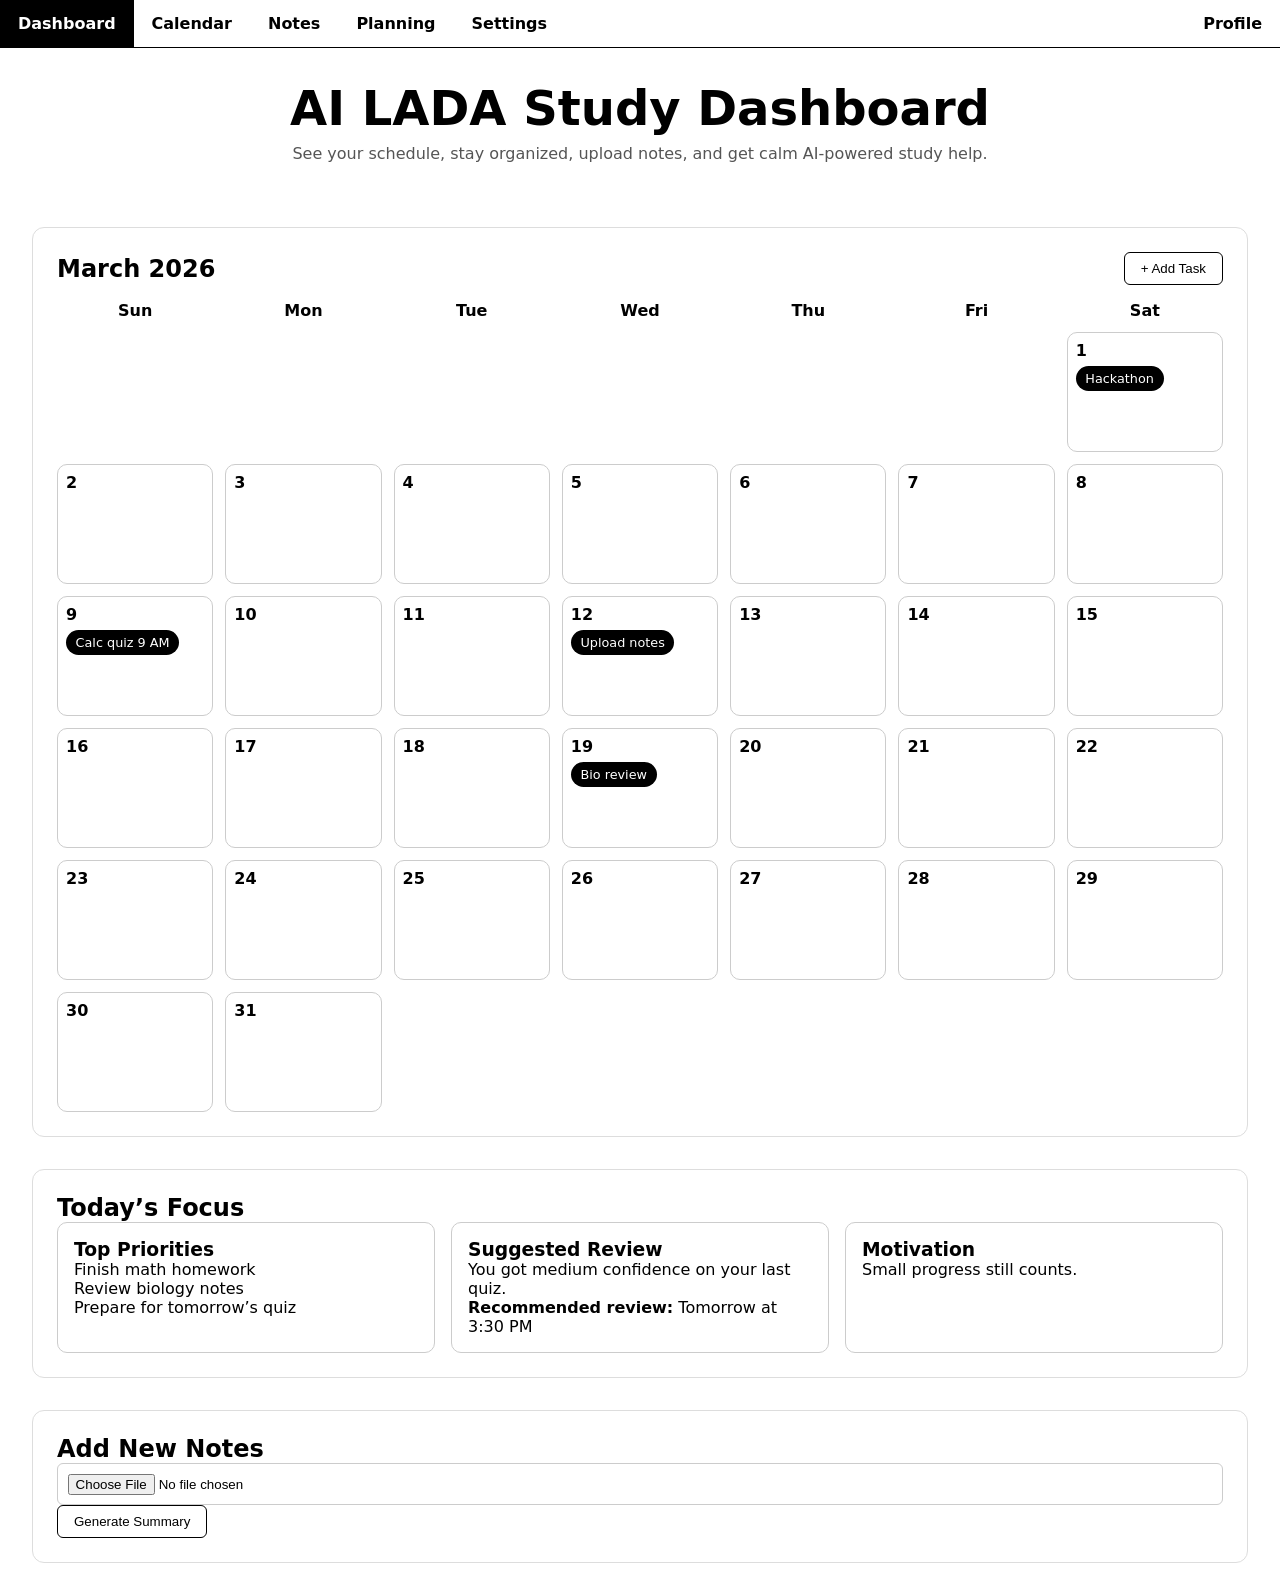
<file: index.html>
<!DOCTYPE html>
<html lang="en">
<head>
  <meta charset="UTF-8" />
  <meta name="viewport" content="width=device-width, initial-scale=1.0" />
  <title>AI LADA Study Dashboard</title>

  <link
    href="https://fonts.googleapis.com/css2?family=Inter:wght@300;400;500;600&family=Playfair+Display:wght@600;700&display=swap"
    rel="stylesheet"
  />
  <link rel="stylesheet" href="style.css" />
</head>

<nav>
  <ul class="navbar">
    <li><a href="index.html" class="active">Dashboard</a></li>
    <li><a href="#calendar">Calendar</a></li>
    <li><a href="#notes">Notes</a></li>
    <li><a href="#planning">Planning</a></li>
    <li><a href="#settings">Settings</a></li>
    <li class="right"><a href="#profile">Profile</a></li>
  </ul>
</nav>

<body>
  <header class="hero">
    <h1>AI LADA Study Dashboard</h1>
    <p>
      See your schedule, stay organized, upload notes, and get calm AI-powered study help.
    </p>
  </header>

  <main class="container">
    <section class="card">
      <div class="calendar-top">
        <h2>March 2026</h2>
        <button id="addTaskBtn" type="button">+ Add Task</button>
      </div>

      <div class="month-calendar">
        <div class="day-name">Sun</div>
        <div class="day-name">Mon</div>
        <div class="day-name">Tue</div>
        <div class="day-name">Wed</div>
        <div class="day-name">Thu</div>
        <div class="day-name">Fri</div>
        <div class="day-name">Sat</div>

        <div class="calendar-day empty"></div>
        <div class="calendar-day empty"></div>
        <div class="calendar-day empty"></div>
        <div class="calendar-day empty"></div>
        <div class="calendar-day empty"></div>
        <div class="calendar-day empty"></div>

        <div class="calendar-day" data-day="1">
          <span class="date-number">1</span>
          <div class="task-pill">Hackathon</div>
        </div>

        <div class="calendar-day" data-day="2">
          <span class="date-number">2</span>
        </div>

        <div class="calendar-day" data-day="3">
          <span class="date-number">3</span>
        </div>

        <div class="calendar-day" data-day="4">
          <span class="date-number">4</span>
        </div>

        <div class="calendar-day" data-day="5">
          <span class="date-number">5</span>
        </div>

        <div class="calendar-day" data-day="6">
          <span class="date-number">6</span>
        </div>

        <div class="calendar-day" data-day="7">
          <span class="date-number">7</span>
        </div>

        <div class="calendar-day" data-day="8">
          <span class="date-number">8</span>
        </div>

        <div class="calendar-day" data-day="9">
          <span class="date-number">9</span>
          <div class="task-pill">Calc quiz 9 AM</div>
        </div>

        <div class="calendar-day" data-day="10">
          <span class="date-number">10</span>
        </div>

        <div class="calendar-day" data-day="11">
          <span class="date-number">11</span>
        </div>

        <div class="calendar-day" data-day="12">
          <span class="date-number">12</span>
          <div class="task-pill">Upload notes</div>
        </div>

        <div class="calendar-day" data-day="13">
          <span class="date-number">13</span>
        </div>

        <div class="calendar-day" data-day="14">
          <span class="date-number">14</span>
        </div>

        <div class="calendar-day" data-day="15">
          <span class="date-number">15</span>
        </div>

        <div class="calendar-day" data-day="16">
          <span class="date-number">16</span>
        </div>

        <div class="calendar-day" data-day="17">
          <span class="date-number">17</span>
        </div>

        <div class="calendar-day" data-day="18">
          <span class="date-number">18</span>
        </div>

        <div class="calendar-day" data-day="19">
          <span class="date-number">19</span>
          <div class="task-pill">Bio review</div>
        </div>

        <div class="calendar-day" data-day="20">
          <span class="date-number">20</span>
        </div>

        <div class="calendar-day" data-day="21">
          <span class="date-number">21</span>
        </div>

        <div class="calendar-day" data-day="22">
          <span class="date-number">22</span>
        </div>

        <div class="calendar-day" data-day="23">
          <span class="date-number">23</span>
        </div>

        <div class="calendar-day" data-day="24">
          <span class="date-number">24</span>
        </div>

        <div class="calendar-day" data-day="25">
          <span class="date-number">25</span>
        </div>

        <div class="calendar-day" data-day="26">
          <span class="date-number">26</span>
        </div>

        <div class="calendar-day" data-day="27">
          <span class="date-number">27</span>
        </div>

        <div class="calendar-day" data-day="28">
          <span class="date-number">28</span>
        </div>

        <div class="calendar-day" data-day="29">
          <span class="date-number">29</span>
        </div>

        <div class="calendar-day" data-day="30">
          <span class="date-number">30</span>
        </div>

        <div class="calendar-day" data-day="31">
          <span class="date-number">31</span>
        </div>
      </div>
    </section>

    <section class="card">
      <h2>Today’s Focus</h2>
      <div class="dashboard-grid">
        <div class="mini-card">
          <h3>Top Priorities</h3>
          <p>Finish math homework</p>
          <p>Review biology notes</p>
          <p>Prepare for tomorrow’s quiz</p>
        </div>

        <div class="mini-card">
          <h3>Suggested Review</h3>
          <p>You got medium confidence on your last quiz.</p>
          <p><strong>Recommended review:</strong> Tomorrow at 3:30 PM</p>
        </div>

        <div class="mini-card">
          <h3>Motivation</h3>
          <p>Small progress still counts.</p>
        </div>
      </div>
    </section>

    <section class="card">
      <h2>Add New Notes</h2>
      <input type="file" id="noteUpload" accept="image/*" />
      <button id="generateBtn" type="button">Generate Summary</button>
    </section>

    <section class="card hidden" id="summarySection">
      <h2>AI Summary</h2>
      <ul id="summaryList">
        <li>Main topic identified from your notes</li>
        <li>Key concept 1</li>
        <li>Key concept 2</li>
        <li>Review this topic again tomorrow</li>
      </ul>
    </section>

    <section class="card hidden" id="dashboardSection">
      <h2>Study Dashboard Update</h2>
      <div class="dashboard-grid">
        <div class="mini-card">
          <h3>New Priorities</h3>
          <p>Review uploaded notes</p>
          <p>Take the quick quiz</p>
          <p>Revisit weak areas</p>
        </div>

        <div class="mini-card">
          <h3>Quick Quiz</h3>
          <button id="startQuizBtn" type="button">Start Quiz</button>
        </div>

        <div class="mini-card">
          <h3>Next Step</h3>
          <p>Your study plan updates automatically after the quiz.</p>
        </div>
      </div>
    </section>

    <section class="card hidden" id="quizSection">
      <h2>Quick Quiz</h2>
      <p id="questionText">What was the main idea in your uploaded notes?</p>
      <div class="quiz-buttons">
        <button class="answerBtn" type="button">Option A</button>
        <button class="answerBtn" type="button">Option B</button>
        <button class="answerBtn" type="button">Option C</button>
      </div>
      <p id="quizResult"></p>
    </section>

    <section class="card hidden" id="scheduleSection">
      <h2>Suggested Schedule Update</h2>
      <div class="schedule-box">
        <p><strong>Tomorrow, 3:30 PM</strong> — Review the missed concepts</p>
        <p><strong>Thursday, 5:00 PM</strong> — Take a quick follow-up quiz</p>
        <p><strong>Reminder:</strong> Take a short break before your next session.</p>
      </div>
    </section>
  </main>

  <div class="modal hidden" id="taskModal">
    <div class="modal-content">
      <h2>Add a Task</h2>

      <label for="taskDate">Date</label>
      <select id="taskDate">
        <option value="1">March 1</option>
        <option value="2">March 2</option>
        <option value="3">March 3</option>
        <option value="4">March 4</option>
        <option value="5">March 5</option>
        <option value="6">March 6</option>
        <option value="7">March 7</option>
        <option value="8">March 8</option>
        <option value="9">March 9</option>
        <option value="10">March 10</option>
        <option value="11">March 11</option>
        <option value="12">March 12</option>
        <option value="13">March 13</option>
        <option value="14">March 14</option>
        <option value="15">March 15</option>
        <option value="16">March 16</option>
        <option value="17">March 17</option>
        <option value="18">March 18</option>
        <option value="19">March 19</option>
        <option value="20">March 20</option>
        <option value="21">March 21</option>
        <option value="22">March 22</option>
        <option value="23">March 23</option>
        <option value="24">March 24</option>
        <option value="25">March 25</option>
        <option value="26">March 26</option>
        <option value="27">March 27</option>
        <option value="28">March 28</option>
        <option value="29">March 29</option>
        <option value="30">March 30</option>
        <option value="31">March 31</option>
      </select>

      <label for="taskText">Task</label>
      <input
        type="text"
        id="taskText"
        placeholder="ex: Study chemistry chapter"
      />

      <div class="modal-buttons">
        <button id="saveTaskBtn" type="button">Save Task</button>
        <button id="closeModalBtn" type="button">Cancel</button>
      </div>
    </div>
  </div>

  <script src="script.js"></script>
</body>
</html>
</file>
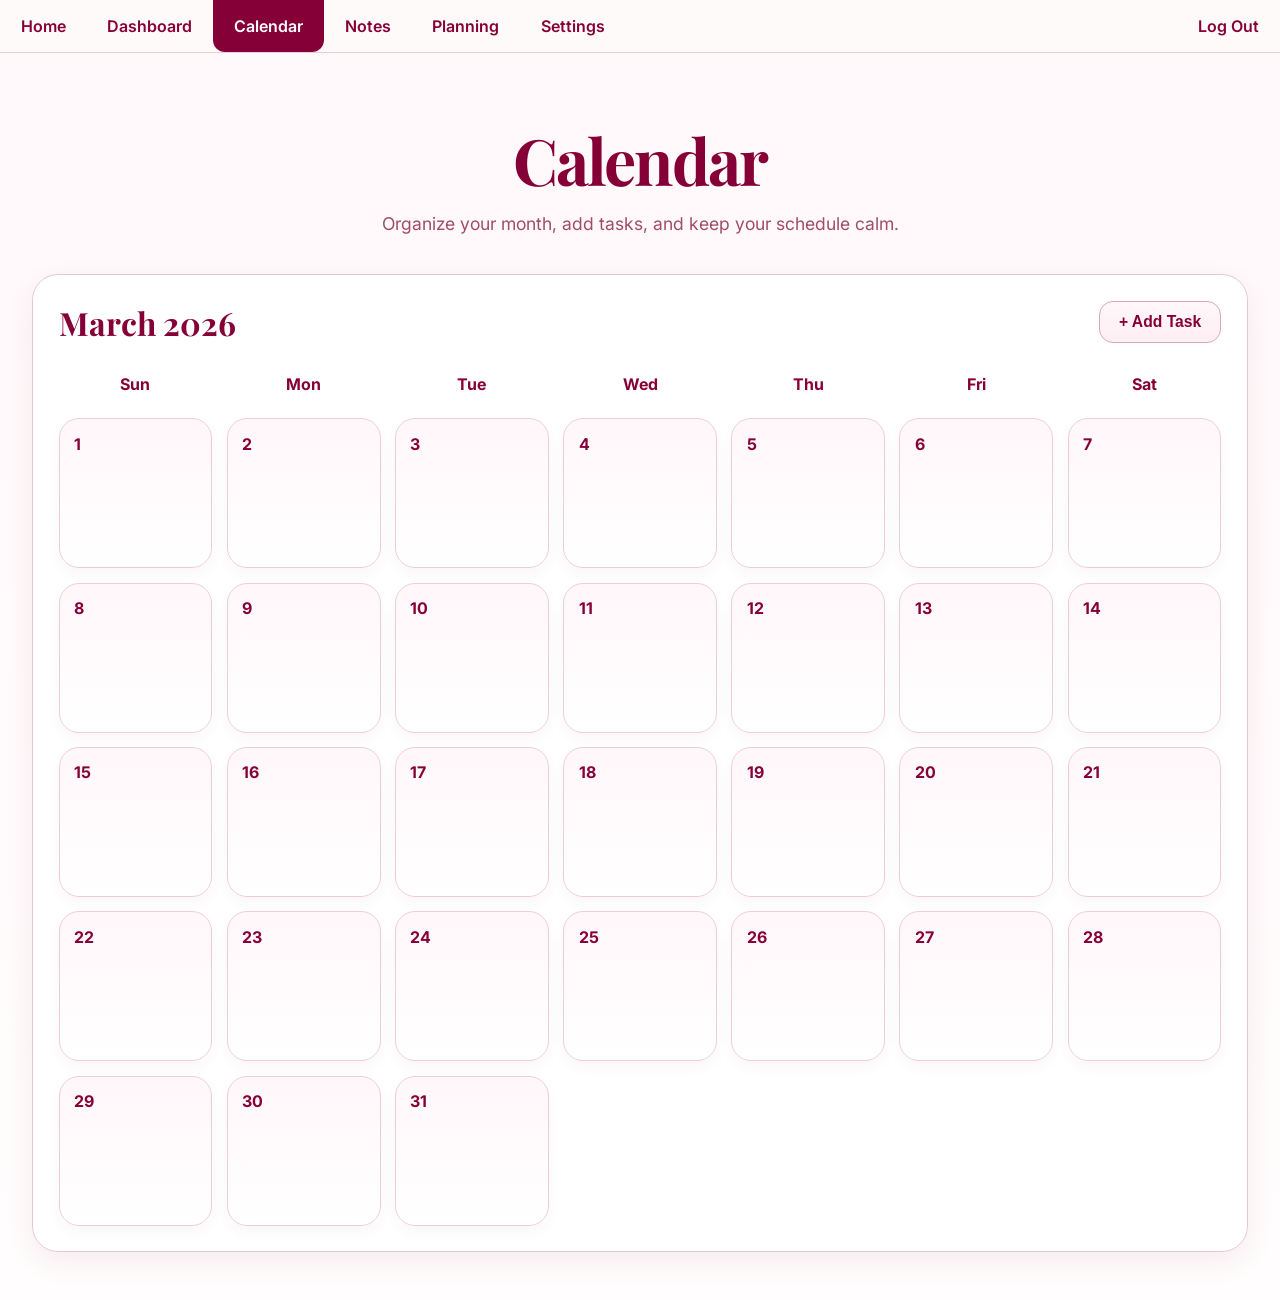
<file: calendar.html>
<!DOCTYPE html>
<html lang="en">
<head>
  <meta charset="UTF-8" />
  <meta name="viewport" content="width=device-width, initial-scale=1.0" />
  <title>Calendar | AI LADA Study Dashboard</title>

  <link
    href="https://fonts.googleapis.com/css2?family=Inter:wght@300;400;500;600&family=Playfair+Display:wght@600;700&display=swap"
    rel="stylesheet"
  />
  <link rel="stylesheet" href="calendar.css" />
</head>
<body>
  <nav>
    <ul class="navbar">
      <li><a href="welcome.html">Home</a></li>
      <li><a href="dashboard.html" >Dashboard</a></li>
      <li><a href="calendar.html" class="active">Calendar</a></li>
      <li><a href="https://74a77ef1-efae-4ff1-a48f-8236860fc5ba-00-33p5gtno19pp0.picard.replit.dev/">Notes</a></li>
      <li><a href="planning.html">Planning</a></li>
      <li><a href="settings.html">Settings</a></li>
      <li class="logout"><a href="login.html">Log Out</a></li> 
    </ul>
  </nav>

  <header class="hero">
    <h1>Calendar</h1>
    <p>Organize your month, add tasks, and keep your schedule calm.</p>
  </header>

  <main class="container">
    <section class="card">
      <div class="calendar-top">
        <h2>March 2026</h2>
        <button id="addTaskBtn" type="button">+ Add Task</button>
      </div>

      <div class="month-calendar">
        <div class="day-name">Sun</div>
        <div class="day-name">Mon</div>
        <div class="day-name">Tue</div>
        <div class="day-name">Wed</div>
        <div class="day-name">Thu</div>
        <div class="day-name">Fri</div>
        <div class="day-name">Sat</div>

        <div class="calendar-day" data-day="1">
          <span class="date-number">1</span>
          <!-- <div class="task-pill">Hackathon</div> -->
        </div>

        <div class="calendar-day" data-day="2">
          <span class="date-number">2</span>
        </div>

        <div class="calendar-day" data-day="3">
          <span class="date-number">3</span>
        </div>

        <div class="calendar-day" data-day="4">
          <span class="date-number">4</span>
        </div>

        <div class="calendar-day" data-day="5">
          <span class="date-number">5</span>
        </div>

        <div class="calendar-day" data-day="6">
          <span class="date-number">6</span>
        </div>

        <div class="calendar-day" data-day="7">
          <span class="date-number">7</span>
        </div>

        <div class="calendar-day" data-day="8">
          <span class="date-number">8</span>
        </div>

        <div class="calendar-day" data-day="9">
          <span class="date-number">9</span>
          <!-- <div class="task-pill">Calc quiz 9 AM</div> -->
        </div>

        <div class="calendar-day" data-day="10">
          <span class="date-number">10</span>
        </div>

        <div class="calendar-day" data-day="11">
          <span class="date-number">11</span>
        </div>

        <div class="calendar-day" data-day="12">
          <span class="date-number">12</span>
          <!-- <div class="task-pill">Upload notes</div> -->
        </div>

        <div class="calendar-day" data-day="13">
          <span class="date-number">13</span>
        </div>

        <div class="calendar-day" data-day="14">
          <span class="date-number">14</span>
        </div>

        <div class="calendar-day" data-day="15">
          <span class="date-number">15</span>
        </div>

        <div class="calendar-day" data-day="16">
          <span class="date-number">16</span>
        </div>

        <div class="calendar-day" data-day="17">
          <span class="date-number">17</span>
        </div>

        <div class="calendar-day" data-day="18">
          <span class="date-number">18</span>
        </div>

        <div class="calendar-day" data-day="19">
          <span class="date-number">19</span>
          <!-- <div class="task-pill">Bio review</div> -->
        </div>

        <div class="calendar-day" data-day="20">
          <span class="date-number">20</span>
        </div>

        <div class="calendar-day" data-day="21">
          <span class="date-number">21</span>
        </div>

        <div class="calendar-day" data-day="22">
          <span class="date-number">22</span>
        </div>

        <div class="calendar-day" data-day="23">
          <span class="date-number">23</span>
        </div>

        <div class="calendar-day" data-day="24">
          <span class="date-number">24</span>
        </div>

        <div class="calendar-day" data-day="25">
          <span class="date-number">25</span>
        </div>

        <div class="calendar-day" data-day="26">
          <span class="date-number">26</span>
        </div>

        <div class="calendar-day" data-day="27">
          <span class="date-number">27</span>
        </div>

        <div class="calendar-day" data-day="28">
          <span class="date-number">28</span>
        </div>

        <div class="calendar-day" data-day="29">
          <span class="date-number">29</span>
        </div>

        <div class="calendar-day" data-day="30">
          <span class="date-number">30</span>
        </div>

        <div class="calendar-day" data-day="31">
          <span class="date-number">31</span>
        </div>
      </div>
    </section>
  </main>

  <div class="modal hidden" id="taskModal">
    <div class="modal-content">
      <h2>Add a Task</h2>

      <label for="taskDate">Date</label>
      <select id="taskDate">
        <option value="1">March 1</option>
        <option value="2">March 2</option>
        <option value="3">March 3</option>
        <option value="4">March 4</option>
        <option value="5">March 5</option>
        <option value="6">March 6</option>
        <option value="7">March 7</option>
        <option value="8">March 8</option>
        <option value="9">March 9</option>
        <option value="10">March 10</option>
        <option value="11">March 11</option>
        <option value="12">March 12</option>
        <option value="13">March 13</option>
        <option value="14">March 14</option>
        <option value="15">March 15</option>
        <option value="16">March 16</option>
        <option value="17">March 17</option>
        <option value="18">March 18</option>
        <option value="19">March 19</option>
        <option value="20">March 20</option>
        <option value="21">March 21</option>
        <option value="22">March 22</option>
        <option value="23">March 23</option>
        <option value="24">March 24</option>
        <option value="25">March 25</option>
        <option value="26">March 26</option>
        <option value="27">March 27</option>
        <option value="28">March 28</option>
        <option value="29">March 29</option>
        <option value="30">March 30</option>
        <option value="31">March 31</option>
      </select>

      <label for="taskText">Task</label>
      <input type="text" id="taskText" placeholder="ex: Study chemistry chapter" />

      <div class="modal-buttons">
        <button id="saveTaskBtn" type="button">Save Task</button>
        <button id="closeModalBtn" type="button">Cancel</button>
      </div>
    </div>
  </div>

  <script src="script.js"></script>
</body>
</html>
</file>
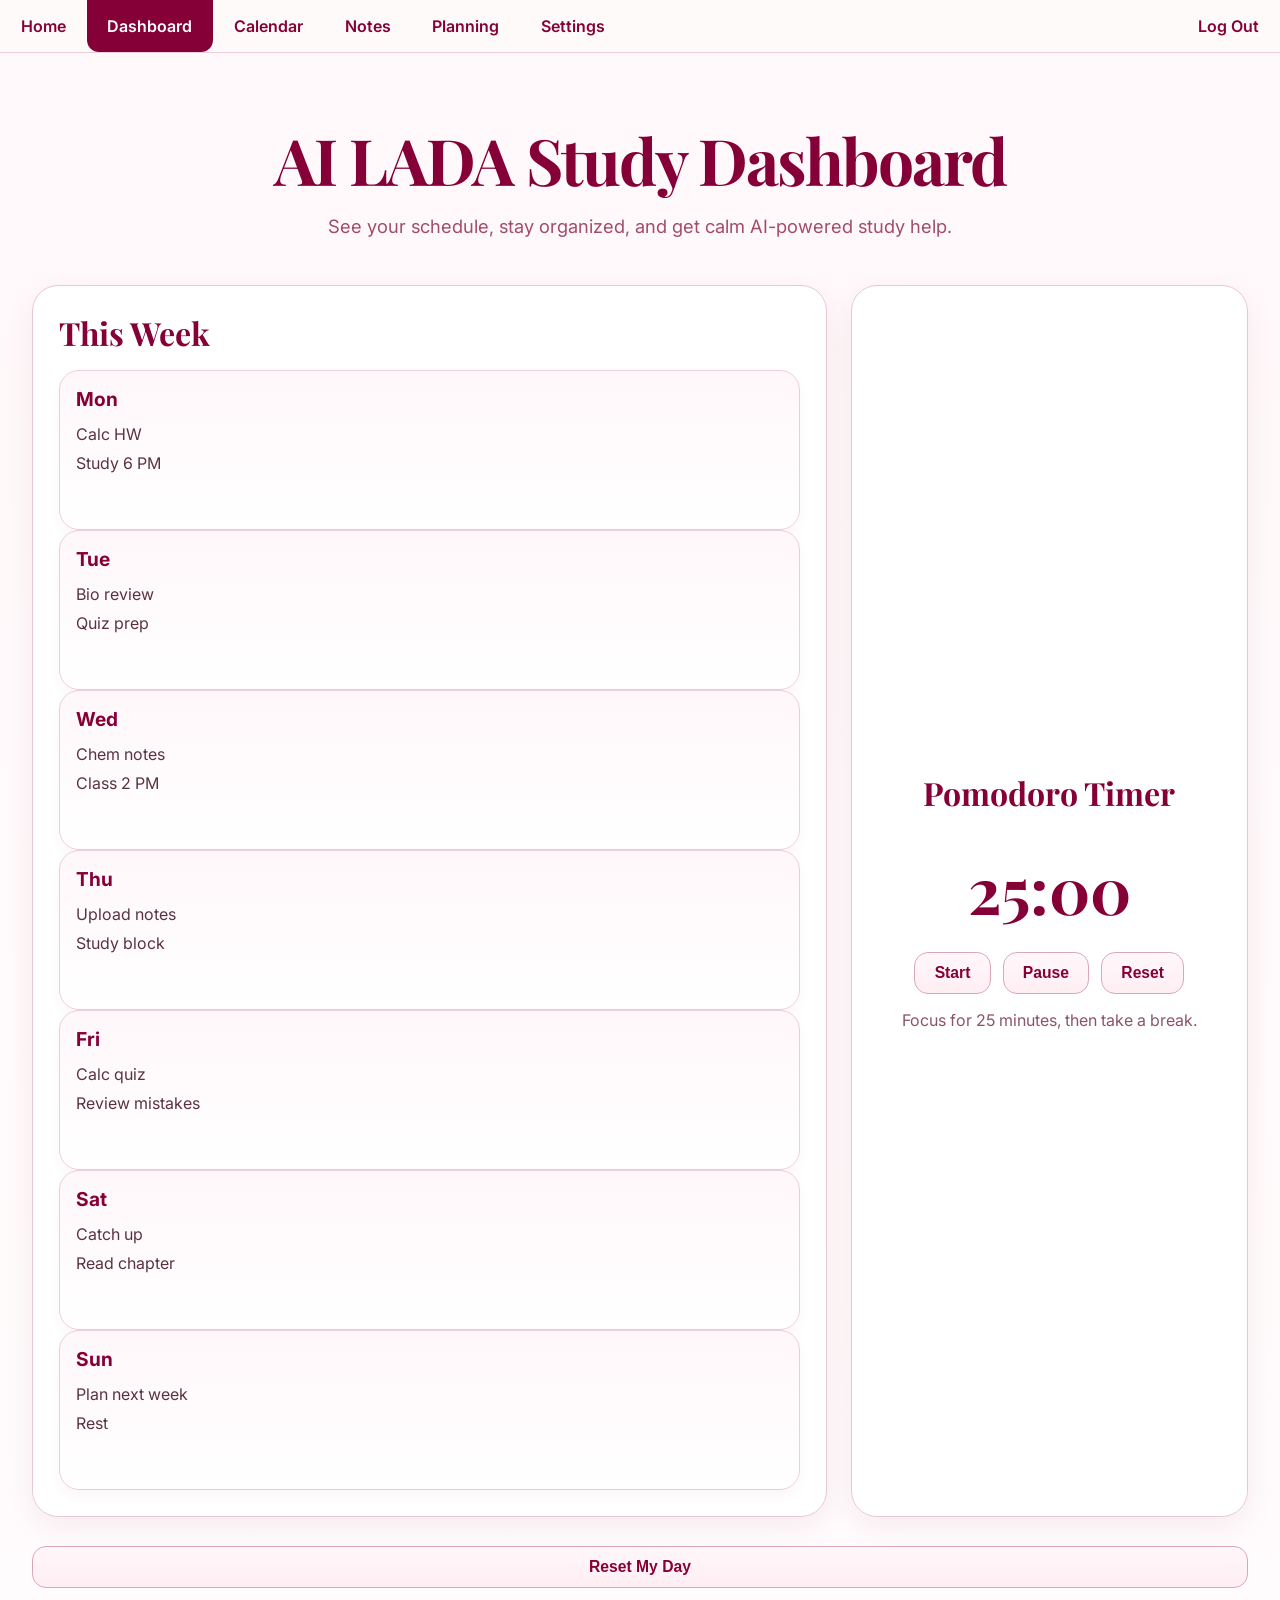
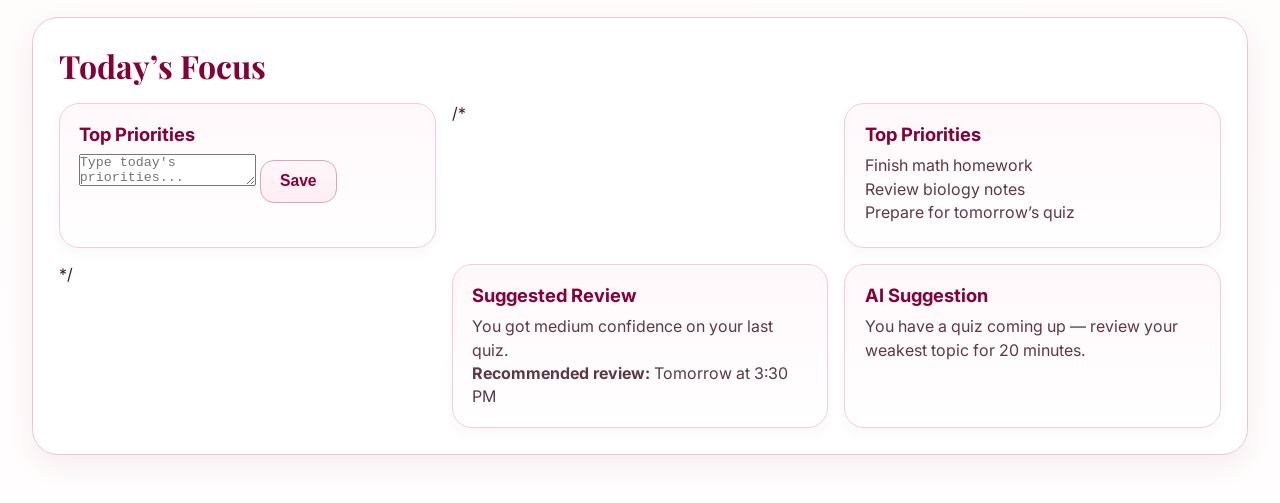
<file: dashboard.html>
<!DOCTYPE html>
<html lang="en">
<head>
  <meta charset="UTF-8" />
  <meta name="viewport" content="width=device-width, initial-scale=1.0"/>
  <title>AI LADA Study Dashboard</title>

  <link rel="icon" href="logo.png">

  <link
    href="https://fonts.googleapis.com/css2?family=Inter:wght@300;400;500;600&family=Playfair+Display:wght@600;700&display=swap"
    rel="stylesheet"
  />
  <link rel="stylesheet" href="dashboard.css" />
</head>

<body>
  <!-- NAVBAR -->
  <nav>
    <ul class="navbar">
      <li><a href="welcome.html">Home</a></li>
      <li><a href="dashboard.html" class="active">Dashboard</a></li>
      <li><a href="calendar.html">Calendar</a></li>
      <li><a href="https://74a77ef1-efae-4ff1-a48f-8236860fc5ba-00-33p5gtno19pp0.picard.replit.dev/">Notes</a></li>
      <li><a href="planning.html">Planning</a></li>
      <li><a href="settings.html">Settings</a></li>
      <li class="logout"><a href="login.html">Log Out</a></li> 
    </ul>
  </nav>

  <!-- HERO -->
  <header class="hero">
    <h1>AI LADA Study Dashboard</h1>
    <p>
      See your schedule, stay organized, and get calm AI-powered study help.
    </p>
  </header>

  <!-- MAIN -->
  <main class="container">

    <!-- TOP SECTION -->
    <section class="dashboard-top-grid">
      
      <!-- WEEK VIEW -->
      <div class="card">
        <h2>This Week</h2>
        <div class="week-calendar" id="weekCalendar"></div>

          <div class="week-day">
            <h3>Mon</h3>
            <p>Calc HW</p>
            <p>Study 6 PM</p>
          </div>

          <div class="week-day">
            <h3>Tue</h3>
            <p>Bio review</p>
            <p>Quiz prep</p>
          </div>

          <div class="week-day">
            <h3>Wed</h3>
            <p>Chem notes</p>
            <p>Class 2 PM</p>
          </div>

          <div class="week-day">
            <h3>Thu</h3>
            <p>Upload notes</p>
            <p>Study block</p>
          </div>

          <div class="week-day">
            <h3>Fri</h3>
            <p>Calc quiz</p>
            <p>Review mistakes</p>
          </div>

          <div class="week-day">
            <h3>Sat</h3>
            <p>Catch up</p>
            <p>Read chapter</p>
          </div>

          <div class="week-day">
            <h3>Sun</h3>
            <p>Plan next week</p>
            <p>Rest</p>
          </div>

        </div>
      </div>

      <!-- POMODORO -->
      <div class="card pomodoro-card">
        <h2>Pomodoro Timer</h2>
        <div class="timer-display" id="timerDisplay">25:00</div>
        <div class="timer-buttons">
          <button id="startTimerBtn">Start</button>
          <button id="pauseTimerBtn">Pause</button>
          <button id="resetTimerBtn">Reset</button>
        </div>
        <p class="timer-note">Focus for 25 minutes, then take a break.</p>
      </div>

    </section>

    <!-- RESET BUTTON -->
    <button id="resetDayBtn">Reset My Day</button>

    <!-- TODAY'S FOCUS -->
    <section class="card">
      <h2>Today’s Focus</h2>

      <div class="dashboard-grid">

        <div class="mini-card">
          <h3>Top Priorities</h3>
          <textarea id="focusInput" placeholder="Type today's priorities..."></textarea>
          <button onclick="saveFocus()">Save</button>
        </div>
        
        /* <div class="mini-card">
          <h3>Top Priorities</h3>
          <p>Finish math homework</p>
          <p>Review biology notes</p>
          <p>Prepare for tomorrow’s quiz</p>
        </div> */

        <div class="mini-card">
          <h3>Suggested Review</h3>
          <p>You got medium confidence on your last quiz.</p>
          <p><strong>Recommended review:</strong> Tomorrow at 3:30 PM</p>
        </div>

        <!-- ✅ AI FEATURE -->
        <div class="mini-card">
          <h3>AI Suggestion</h3>
          <p id="aiSuggestion">Thinking...</p>
        </div>

      </div>
    </section>

    <!-- QUIZ SECTION -->
    <section class="card hidden" id="quizSection">
      <h2>Quick Quiz</h2>
      <p id="questionText">What was the main idea in your uploaded notes?</p>
      <div class="quiz-buttons">
        <button class="answerBtn">Option A</button>
        <button class="answerBtn">Option B</button>
        <button class="answerBtn">Option C</button>
      </div>
      <p id="quizResult"></p>
    </section>

    <!-- SCHEDULE UPDATE -->
    <section class="card hidden" id="scheduleSection">
      <h2>Suggested Schedule Update</h2>
      <div class="schedule-box">
        <p><strong>Tomorrow, 3:30 PM</strong> — Review the missed concepts</p>
        <p><strong>Thursday, 5:00 PM</strong> — Take a follow-up quiz</p>
        <p><strong>Reminder:</strong> Take a break before your next session.</p>
      </div>
    </section>

  </main>

  <!-- ✅ SCRIPT AT VERY BOTTOM (IMPORTANT) -->
  <script src="script.js"></script>

</body>
</html>
</file>
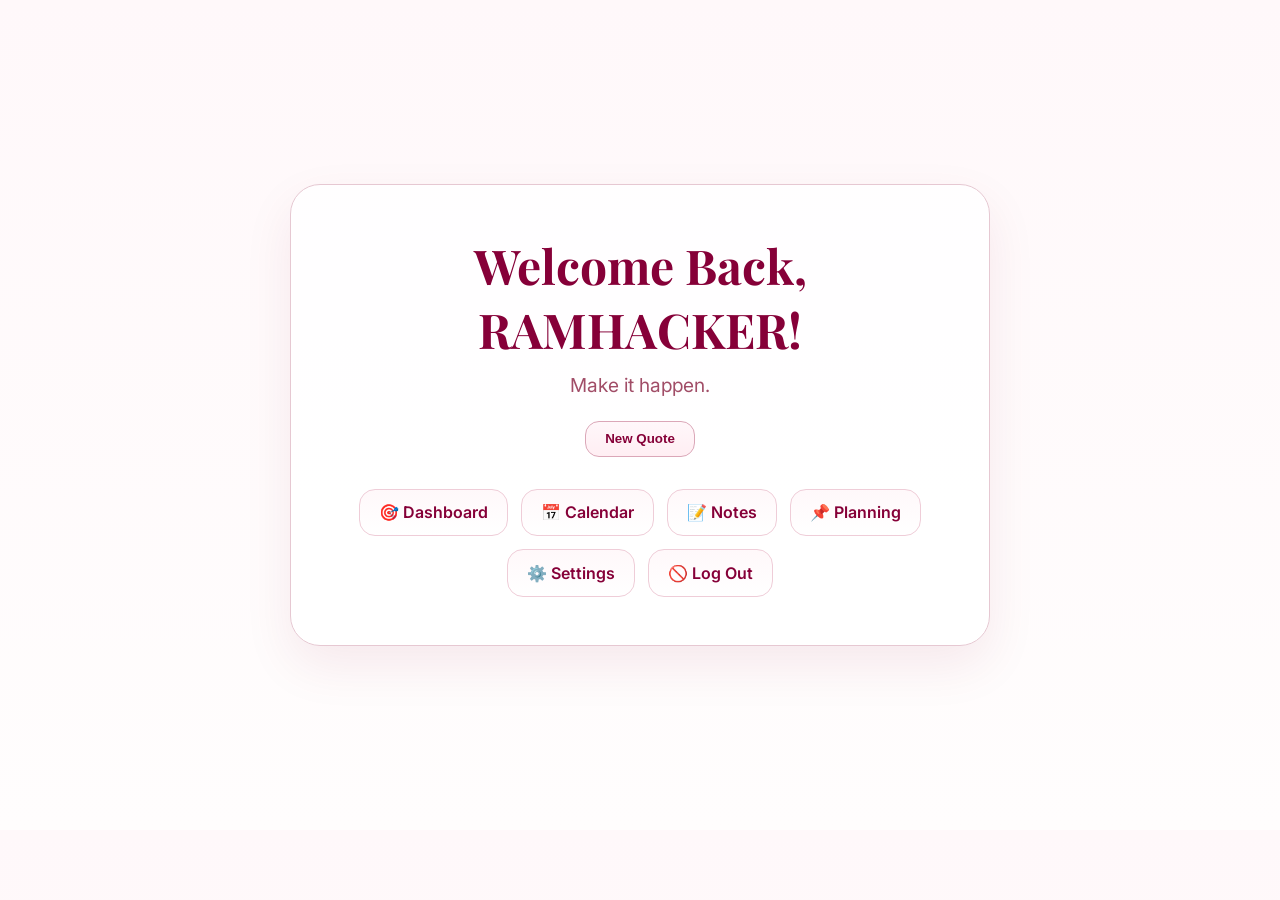
<file: welcome.html>
<!DOCTYPE html>
<html lang="en">
<head>
  <meta charset="UTF-8" />
  <meta name="viewport" content="width=device-width, initial-scale=1.0" />
  
  <title>Welcome Back</title>

  <link
    href="https://fonts.googleapis.com/css2?family=Inter:wght@300;400;500;600&family=Playfair+Display:wght@600;700&display=swap"
    rel="stylesheet"
  />
  <link rel="stylesheet" href="welcome.css" />
</head>
<body>

  <main class="welcome-container">
    <div class="welcome-card">
      <h1>Welcome Back, <span class="name">RAMHACKER</span>!</h1>
      <p id="motivationalQuote" class="welcome-quote">You've got this.</p>

      <button id="newQuoteBtn">New Quote</button>

      <div class="nav-buttons">
        <a href="dashboard.html" class="nav-btn">🎯 Dashboard</a>
        <a href="calendar.html" class="nav-btn">📅 Calendar</a>
        <a href="https://74a77ef1-efae-4ff1-a48f-8236860fc5ba-00-33p5gtno19pp0.picard.replit.dev/" class="nav-btn">📝 Notes</a>
        <a href="planning.html" class="nav-btn">📌 Planning</a>
        <a href="settings.html" class="nav-btn">⚙️ Settings</a>
        <a href="lada.html" class="nav-btn">🚫 Log Out</a> 
      </div>
    </div>
  </main>

  <script src="script.js"></script>
</body>
</html>
</file>
<file: style.css>
* {
  box-sizing: border-box;
  margin: 0;
  padding: 0;
}

body {
  font-family: system-ui, -apple-system, sans-serif;
  background: white;
  color: black;
}

/* NAVBAR */
.navbar {
  list-style: none;
  margin: 0;
  padding: 0;

  display: flex;
  align-items: center;
  justify-content: flex-start;

  background: white;
  border-bottom: 1px solid black;

  position: sticky;
  top: 0;
  z-index: 1000;
}

/* push Profile to right */
.navbar .right {
  margin-left: auto;
}

/* links */
.navbar li a {
  display: block;
  color: black;
  padding: 14px 18px;
  text-decoration: none;
  font-weight: 600;

  transition: all 0.2s ease;
}

/* hover (matches your button style) */
.navbar li a:hover {
  background: black;
  color: white;
}

/* active */
.navbar li a.active {
  background: black;
  color: white;
}

/* LAYOUT */
.container {
  width: min(95vw, 1400px);
  margin: 2rem auto;
  display: grid;
  gap: 2rem;
}

/* HEADER */
.hero {
  text-align: center;
  padding: 2rem 1rem;
}

.hero h1 {
  font-size: 3rem;
  font-weight: 700;
}

.hero p {
  margin-top: 0.5rem;
  color: #555;
}

/* CARD */
.card {
  border: 1px solid #ddd;
  padding: 1.5rem;
  border-radius: 12px;
}

/* CALENDAR */
.calendar-top {
  display: flex;
  justify-content: space-between;
  align-items: center;
  margin-bottom: 1rem;
}

.month-calendar {
  display: grid;
  grid-template-columns: repeat(7, 1fr);
  gap: 0.75rem;
}

.day-name {
  text-align: center;
  font-weight: 600;
}

.calendar-day {
  border: 1px solid #ccc;
  border-radius: 10px;
  min-height: 120px;
  padding: 0.5rem;
  display: flex;
  flex-direction: column;
  gap: 0.4rem;
}

.calendar-day.empty {
  border: none;
}

.date-number {
  font-weight: 600;
}

/* TASK */
.task-pill {
  background: black;
  color: white;
  padding: 0.3rem 0.6rem;
  border-radius: 999px;
  font-size: 0.8rem;
  width: fit-content;
}

/* BUTTON */
button {
  border: 1px solid black;
  background: white;
  padding: 0.5rem 1rem;
  cursor: pointer;
  border-radius: 6px;
}

button:hover {
  background: black;
  color: white;
}

/* INPUTS */
input,
select {
  width: 100%;
  padding: 0.6rem;
  border: 1px solid #ccc;
  border-radius: 6px;
}

/* GRID CARDS */
.dashboard-grid {
  display: grid;
  grid-template-columns: repeat(3, 1fr);
  gap: 1rem;
}

.mini-card {
  border: 1px solid #ccc;
  padding: 1rem;
  border-radius: 10px;
}

/* MODAL */
.modal {
  position: fixed;
  inset: 0;
  background: rgba(0, 0, 0, 0.2);
  display: flex;
  justify-content: center;
  align-items: center;
}

.modal-content {
  background: white;
  padding: 1.5rem;
  border-radius: 10px;
  width: 350px;
}

/* IMPORTANT FIX */
.hidden {
  display: none !important;
}
</file>
<file: calendar.css>
* {
  box-sizing: border-box;
  margin: 0;
  padding: 0;
}

body {
  background: linear-gradient(180deg, #fff8fa 0%, #fffdfd 100%);
  color: #3b1f2b;
  font-family: "Inter", sans-serif;
}

/* NAVBAR */
.navbar {
  list-style: none;
  display: flex;
  gap: 0;
  padding: 0;
  background: #fffafa;
  border-bottom: 1px solid #e9cfd8;
}

.navbar li.logout {
  margin-left: auto; /* pushes this item to the right */
}

.navbar li {
  display: inline-block;
}

.navbar a {
  display: block;
  padding: 1rem 1.3rem;
  text-decoration: none;
  color: #860038;
  font-weight: 600;
  transition: 0.2s ease;
}

.navbar a:hover {
  background: #f9e8ee;
}

.navbar a.active {
  background: #860038;
  color: white;
  border-radius: 0 0 12px 12px;
}

/* HERO */
.hero {
  text-align: center;
  padding: 4rem 1rem 2.5rem;
}

.hero h1 {
  font-family: "Playfair Display", serif;
  font-size: clamp(2.7rem, 5vw, 4.2rem);
  color: #860038;
  margin-bottom: 0.7rem;
  letter-spacing: -0.03em;
}

.hero p {
  font-size: 1.1rem;
  color: #a14d67;
}

/* MAIN LAYOUT */
.container {
  width: min(95vw, 1450px);
  margin: 0 auto 3rem;
}

/* CARD */
.card {
  background: rgba(255, 255, 255, 0.88);
  border: 1px solid #e6c8d2;
  border-radius: 26px;
  padding: 1.6rem;
  box-shadow: 0 10px 30px rgba(134, 0, 56, 0.07);
  backdrop-filter: blur(6px);
}

/* CALENDAR HEADER */
.calendar-top {
  display: flex;
  justify-content: space-between;
  align-items: center;
  margin-bottom: 1.3rem;
  gap: 1rem;
}

.calendar-top h2 {
  font-family: "Playfair Display", serif;
  font-size: 2rem;
  color: #860038;
}

/* BUTTONS */
button {
  background: linear-gradient(180deg, #fff7fa 0%, #ffeef3 100%);
  color: #860038;
  border: 1px solid #dba7b8;
  border-radius: 14px;
  padding: 0.7rem 1.2rem;
  cursor: pointer;
  font-weight: 600;
  font-size: 0.98rem;
  transition: 0.18s ease;
}

button:hover {
  background: #860038;
  color: white;
  transform: translateY(-1px);
}

/* MONTH GRID */
.month-calendar {
  display: grid;
  grid-template-columns: repeat(7, 1fr);
  gap: 0.9rem;
}

.day-name {
  text-align: center;
  font-weight: 700;
  color: #860038;
  padding: 0.6rem 0;
  font-size: 1rem;
}

/* DAY BOX */
.calendar-day {
  background: linear-gradient(180deg, #fff7fa 0%, #ffffff 100%);
  border: 1px solid #efcdd8;
  border-radius: 20px;
  min-height: 150px;
  padding: 0.9rem;
  display: flex;
  flex-direction: column;
  gap: 0.45rem;
  box-shadow: 0 6px 14px rgba(134, 0, 56, 0.04);
  transition: transform 0.18s ease, box-shadow 0.18s ease;
}

.calendar-day:hover {
  transform: translateY(-3px);
  box-shadow: 0 10px 18px rgba(134, 0, 56, 0.08);
}

.date-number {
  font-weight: 700;
  color: #860038;
  font-size: 1rem;
}

/* TASK PILLS */
.task-pill {
  background: linear-gradient(180deg, #ffeef3 0%, #f8dce5 100%);
  color: #860038;
  border: 1px solid #e7b6c7;
  border-radius: 999px;
  padding: 0.38rem 0.72rem;
  font-size: 0.8rem;
  font-weight: 600;
  width: fit-content;
}

/* MODAL */
.modal {
  position: fixed;
  inset: 0;
  background: rgba(80, 32, 50, 0.22);
  display: flex;
  justify-content: center;
  align-items: center;
  padding: 1rem;
  z-index: 999;
}

.modal-content {
  background: rgba(255, 255, 255, 0.96);
  border: 1px solid #e6c8d2;
  border-radius: 24px;
  padding: 1.6rem;
  width: min(92vw, 430px);
  box-shadow: 0 18px 40px rgba(134, 0, 56, 0.12);
}

.modal-content h2 {
  font-family: "Playfair Display", serif;
  color: #860038;
  margin-bottom: 1rem;
}

.modal-content label {
  display: block;
  margin-top: 0.9rem;
  margin-bottom: 0.35rem;
  font-weight: 600;
  color: #6c2e43;
}

.modal-content input,
.modal-content select {
  width: 100%;
  padding: 0.85rem;
  border: 1px solid #e1c0cb;
  border-radius: 14px;
  background: #fffdfd;
  font-size: 1rem;
}

.modal-buttons {
  display: flex;
  gap: 0.8rem;
  margin-top: 1.2rem;
  flex-wrap: wrap;
}

/* HIDDEN */
.hidden {
  display: none !important;
}

/* RESPONSIVE */
@media (max-width: 1100px) {
  .month-calendar {
    grid-template-columns: repeat(4, 1fr);
  }
}

@media (max-width: 750px) {
  .month-calendar {
    grid-template-columns: repeat(2, 1fr);
  }

  .calendar-top {
    flex-direction: column;
    align-items: flex-start;
  }

  .hero {
    padding: 3rem 1rem 2rem;
  }

  .hero h1 {
    font-size: 2.5rem;
  }

  .navbar {
    flex-wrap: wrap;
  }

  .navbar a.active {
    border-radius: 12px;
  }
}

@media (max-width: 500px) {
  .month-calendar {
    grid-template-columns: 1fr;
  }
}
</file>
<file: dashboard.css>
* {
  box-sizing: border-box;
  margin: 0;
  padding: 0;
}

body {
  background: linear-gradient(180deg, #fff8fa 0%, #fffdfd 100%);
  color: #3b1f2b;
  font-family: "Inter", sans-serif;
}

/* NAVBAR */
.navbar {
  list-style: none;
  display: flex;
  gap: 0;
  padding: 0;
  background: #fffafa;
  border-bottom: 1px solid #e9cfd8;
}

.navbar li.logout {
  margin-left: auto; /* pushes this item to the right */
}

.navbar li {
  display: inline-block;
}

.navbar a {
  display: block;
  padding: 1rem 1.3rem;
  text-decoration: none;
  color: #860038;
  font-weight: 600;
  transition: 0.2s ease;
}

.navbar a:hover {
  background: #f9e8ee;
}

.navbar a.active {
  background: #860038;
  color: white;
  border-radius: 0 0 12px 12px;
}

/* HERO */
.hero {
  text-align: center;
  padding: 4rem 1rem 3rem;
}

.hero h1 {
  font-family: "Playfair Display", serif;
  font-size: clamp(2.8rem, 5vw, 4.4rem);
  color: #860038;
  margin-bottom: 0.8rem;
  letter-spacing: -0.03em;
}

.hero p {
  font-size: 1.15rem;
  color: #a14d67;
}

/* LAYOUT */
.container {
  width: min(95vw, 1450px);
  margin: 0 auto 3rem;
  display: grid;
  gap: 1.8rem;
}

/* BIG TOP GRID */
.dashboard-top-grid {
  display: grid;
  grid-template-columns: 2fr 1fr;
  gap: 1.5rem;
}

/* CARD */
.card {
  background: rgba(255, 255, 255, 0.88);
  border: 1px solid #e6c8d2;
  border-radius: 26px;
  padding: 1.6rem;
  box-shadow: 0 10px 30px rgba(134, 0, 56, 0.07);
  backdrop-filter: blur(6px);
}

.card h2 {
  color: #860038;
  font-size: 2rem;
  margin-bottom: 1rem;
  font-family: "Playfair Display", serif;
}

/* WEEK CALENDAR */
.week-calendar {
  display: grid;
  grid-template-columns: repeat(7, 1fr);
  gap: 0.9rem;
  margin-top: 1rem;
}

.week-day {
  background: linear-gradient(180deg, #fff7fa 0%, #ffffff 100%);
  border: 1px solid #efcdd8;
  border-radius: 20px;
  padding: 1rem;
  min-height: 160px;
  box-shadow: 0 6px 14px rgba(134, 0, 56, 0.04);
  transition: transform 0.18s ease, box-shadow 0.18s ease;
}

.week-day:hover {
  transform: translateY(-3px);
  box-shadow: 0 10px 18px rgba(134, 0, 56, 0.08);
}

.week-day h3 {
  color: #860038;
  margin-bottom: 0.7rem;
  font-size: 1.2rem;
}

.week-day p {
  margin-bottom: 0.45rem;
  color: #5a3342;
  line-height: 1.4;
}

/* POMODORO */
.pomodoro-card {
  display: flex;
  flex-direction: column;
  justify-content: center;
  text-align: center;
}

.timer-display {
  font-size: 4rem;
  font-weight: 700;
  color: #860038;
  margin: 1rem 0 1.3rem;
  font-family: "Playfair Display", serif;
}

.timer-buttons {
  display: flex;
  gap: 0.75rem;
  justify-content: center;
  flex-wrap: wrap;
}

.timer-note {
  text-align: center;
  margin-top: 1rem;
  color: #8b5567;
  font-size: 1rem;
}

/* BUTTONS */
button {
  background: linear-gradient(180deg, #fff7fa 0%, #ffeef3 100%);
  color: #860038;
  border: 1px solid #dba7b8;
  border-radius: 14px;
  padding: 0.7rem 1.2rem;
  cursor: pointer;
  font-weight: 600;
  font-size: 0.98rem;
  transition: 0.18s ease;
}

button:hover {
  background: #860038;
  color: white;
  transform: translateY(-1px);
}

/* LOWER GRID */
.dashboard-grid {
  display: grid;
  grid-template-columns: repeat(3, 1fr);
  gap: 1rem;
}

.mini-card {
  background: linear-gradient(180deg, #fff8fa 0%, #ffffff 100%);
  border: 1px solid #efcdd8;
  border-radius: 20px;
  padding: 1.2rem;
  min-height: 145px;
  box-shadow: 0 5px 12px rgba(134, 0, 56, 0.04);
}

.mini-card h3 {
  color: #860038;
  margin-bottom: 0.6rem;
  font-size: 1.15rem;
}

.mini-card p {
  color: #5d3846;
  line-height: 1.45;
}

/* FILE INPUT */
input[type="file"] {
  width: 100%;
  padding: 0.9rem;
  border: 1px solid #e1c0cb;
  border-radius: 14px;
  background: #fffdfd;
  margin-bottom: 1rem;
}

/* QUIZ AREA */
.quiz-buttons {
  display: flex;
  gap: 0.8rem;
  flex-wrap: wrap;
  margin-top: 1rem;
}

.schedule-box {
  background: linear-gradient(180deg, #fff8fa 0%, #ffffff 100%);
  border: 1px solid #efcdd8;
  border-radius: 18px;
  padding: 1rem;
  color: #5a3342;
}

/* HIDDEN */
.hidden {
  display: none !important;
}

/* RESPONSIVE */
@media (max-width: 1100px) {
  .dashboard-top-grid {
    grid-template-columns: 1fr;
  }

  .week-calendar {
    grid-template-columns: repeat(3, 1fr);
  }

  .dashboard-grid {
    grid-template-columns: 1fr;
  }
}

@media (max-width: 700px) {
  .week-calendar {
    grid-template-columns: repeat(2, 1fr);
  }

  .hero {
    padding: 3rem 1rem 2rem;
  }

  .hero h1 {
    font-size: 2.6rem;
  }

  .navbar {
    flex-wrap: wrap;
  }

  .navbar a.active {
    border-radius: 12px;
  }
}

@media (max-width: 500px) {
  .week-calendar {
    grid-template-columns: 1fr;
  }

  .timer-display {
    font-size: 3rem;
  }
}
</file>
<file: welcome.css>
* {
  box-sizing: border-box;
  margin: 0;
  padding: 0;
}

body {
  background: linear-gradient(180deg, #fff8fa 0%, #fffdfd 100%);
  font-family: "Inter", sans-serif;
  color: #3b1f2b;
}

/* NAVBAR (same as dashboard) */
.navbar {
  list-style: none;
  display: flex;
  background: #fffafa;
  border-bottom: 1px solid #e9cfd8;
}

.navbar a {
  display: block;
  padding: 1rem 1.3rem;
  text-decoration: none;
  color: #860038;
  font-weight: 600;
}

.navbar a.active {
  background: #860038;
  color: white;
  border-radius: 0 0 12px 12px;
}

/* MAIN LAYOUT */
.welcome-container {
  min-height: calc(100vh - 70px);
  display: flex;
  justify-content: center;
  align-items: center;
  padding: 2rem;
}

/* MAIN CARD */
.welcome-card {
  background: rgba(255, 255, 255, 0.9);
  border: 1px solid #e6c8d2;
  border-radius: 30px;
  padding: 3rem 2.5rem;
  text-align: center;
  max-width: 700px;
  width: 100%;
  box-shadow: 0 20px 50px rgba(134, 0, 56, 0.08);
}

/* TITLE */
.welcome-card h1 {
  font-family: "Playfair Display", serif;
  font-size: 3rem;
  color: #860038;
  margin-bottom: 0.7rem;
}

/* QUOTE */
.welcome-quote {
  color: #a14d67;
  font-size: 1.2rem;
  margin-bottom: 1.5rem;
}

/* BUTTON */
button {
  background: linear-gradient(180deg, #fff7fa 0%, #ffeef3 100%);
  color: #860038;
  border: 1px solid #dba7b8;
  border-radius: 14px;
  padding: 0.6rem 1.2rem;
  cursor: pointer;
  font-weight: 600;
  transition: 0.18s ease;
  margin-bottom: 2rem;
}

button:hover {
  background: #860038;
  color: white;
}

/* NAV BUTTONS */
.nav-buttons {
  display: flex;
  flex-wrap: wrap;
  gap: 0.8rem;
  justify-content: center;
}

.nav-btn {
  text-decoration: none;
  padding: 0.8rem 1.2rem;
  border-radius: 16px;
  border: 1px solid #efcdd8;
  background: linear-gradient(180deg, #fff8fa 0%, #ffffff 100%);
  color: #860038;
  font-weight: 600;
  transition: 0.2s ease;
}

.nav-btn:hover {
  background: #860038;
  color: white;
  transform: translateY(-2px);
}

/* RESPONSIVE */
@media (max-width: 600px) {
  .welcome-card h1 {
    font-size: 2.2rem;
  }

  .nav-buttons {
    flex-direction: column;
  }
}
</file>
